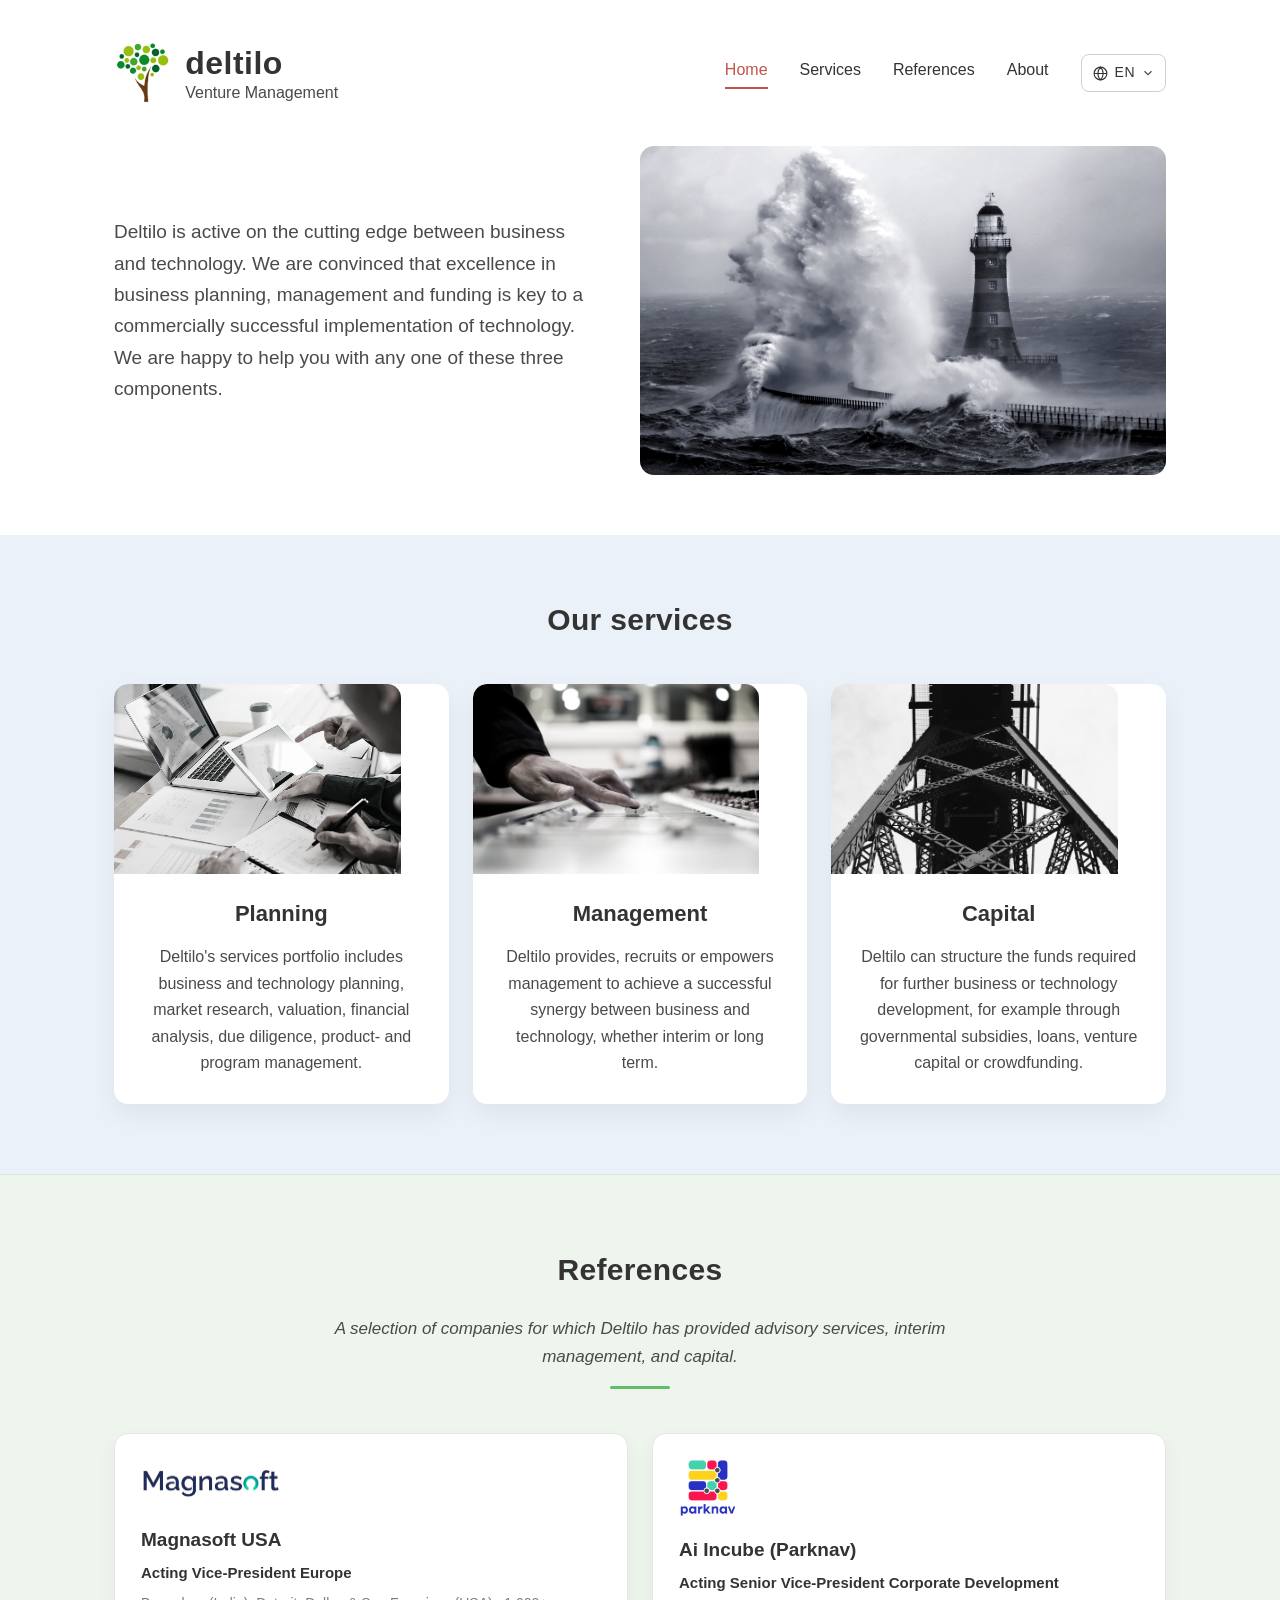
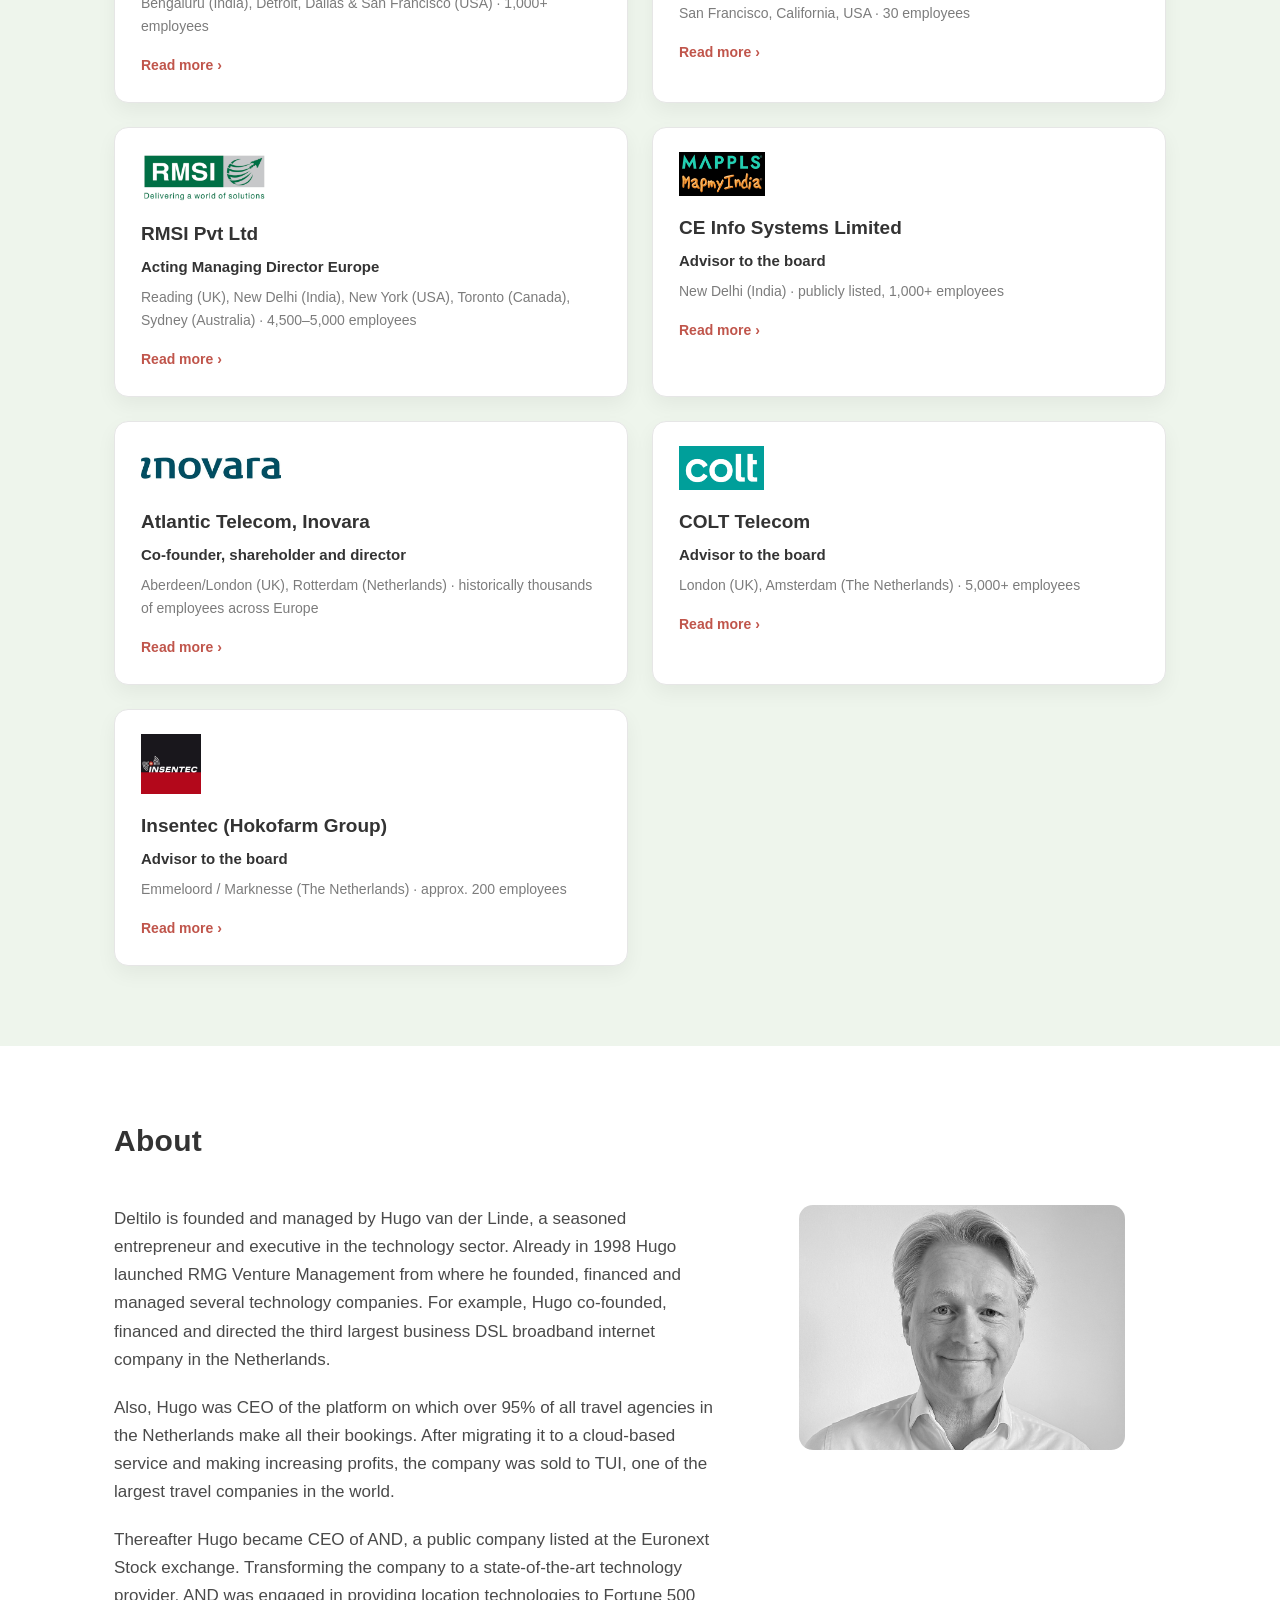
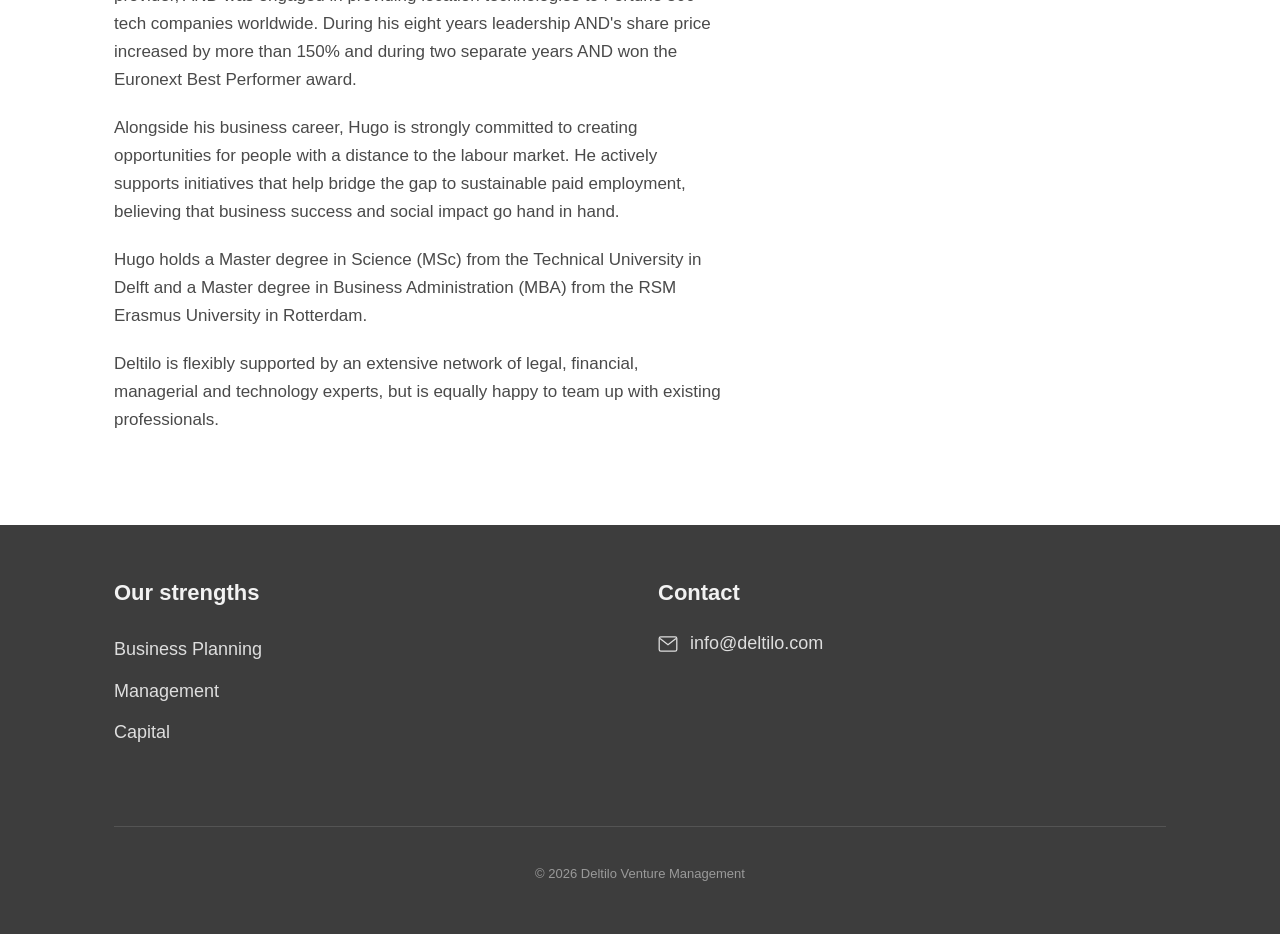
<file: index.html>
<!DOCTYPE html>
<html lang="en">
<head>
<meta charset="UTF-8">
<meta name="viewport" content="width=device-width, initial-scale=1.0">
<title>Deltilo | Venture Management</title>

<!-- Favicon (browser tab icon) -->
<link rel="icon" type="image/png" href="images/logo.png">

<!-- Icon + name used when saving the site to a mobile home screen -->
<link rel="apple-touch-icon" href="images/logo.png">
<meta name="apple-mobile-web-app-title" content="Deltilo">
<meta name="application-name" content="Deltilo">
<link rel="manifest" href="manifest.json">

<meta name="description" content="Deltilo Venture Management helps technology companies with business planning, management and capital.">
<link rel="canonical" href="https://deltilo.com/">
<link rel="alternate" hreflang="en" href="https://deltilo.com/">
<link rel="alternate" hreflang="nl" href="https://deltilo.com/nl/">
<link rel="alternate" hreflang="es" href="https://deltilo.com/es/">
<link rel="alternate" hreflang="x-default" href="https://deltilo.com/">

<link rel="stylesheet" href="styles.css">
</head>
<body>

<header>
  <div class="wrap">
    <div class="header-row">
      <div class="brand">
        <img src="images/logo.png" alt="Deltilo logo" class="logo-img">
        <div class="brand-text">
          <h1>deltilo</h1>
          <p>Venture Management</p>
        </div>
      </div>

      <nav>
        <a href="#home" class="active">Home</a>
        <a href="#services">Services</a>
        <a href="#references">References</a>
        <a href="#about">About</a>
      </nav>

      <div class="lang-switch" id="langSwitch">
        <button class="lang-btn" id="langBtn" type="button" aria-haspopup="true" aria-expanded="false" aria-controls="langMenu" aria-label="Language: English">
          <svg class="globe" viewBox="0 0 24 24" fill="none" stroke="currentColor" stroke-width="1.6" aria-hidden="true"><circle cx="12" cy="12" r="9"/><path d="M3 12h18M12 3c2.5 2.7 3.8 5.7 3.8 9s-1.3 6.3-3.8 9c-2.5-2.7-3.8-5.7-3.8-9S9.5 5.7 12 3z"/></svg><span>EN</span><svg class="chev" viewBox="0 0 24 24" fill="none" stroke="currentColor" stroke-width="2" aria-hidden="true"><path d="M6 9l6 6 6-6"/></svg>
        </button>
        <ul class="lang-menu" id="langMenu" aria-label="Language">
          <li><a href="./" hreflang="en" lang="en" class="current" aria-current="page"><span class="lang-code">EN</span>English<svg class="check" viewBox="0 0 24 24" fill="none" stroke="currentColor" stroke-width="2.2" aria-hidden="true"><path d="M5 12l5 5 9-10"/></svg></a></li>
          <li><a href="./nl/" hreflang="nl" lang="nl"><span class="lang-code">NL</span>Nederlands</a></li>
          <li><a href="./es/" hreflang="es" lang="es"><span class="lang-code">ES</span>Español</a></li>
        </ul>
      </div>

      <button class="menu-btn" id="menuBtn" aria-label="Open menu" aria-expanded="false">
        <svg viewBox="0 0 24 24" fill="none" stroke="currentColor" stroke-width="2"><line x1="3" y1="6" x2="21" y2="6"/><line x1="3" y1="12" x2="21" y2="12"/><line x1="3" y1="18" x2="21" y2="18"/></svg>
      </button>
    </div>

    <nav id="mobileNav">
      <a href="#home">Home</a>
      <a href="#services">Services</a>
      <a href="#references">References</a>
      <a href="#about">About</a>
    </nav>
  </div>
</header>

<section class="hero" id="home">
  <div class="wrap hero-grid">
    <p>Deltilo is active on the cutting edge between business and technology. We are convinced that excellence in business planning, management and funding is key to a commercially successful implementation of technology. We are happy to help you with any one of these three components.</p>
    <div class="hero-img">
      <img src="images/hero-lighthouse.jpg" alt="Lighthouse in stormy sea">
    </div>
  </div>
</section>

<section class="services" id="services">
  <div class="wrap">
    <h2>Our services</h2>
    <div class="card-grid">
      <div class="card">
        <img src="images/service-planning.jpg" alt="Business planning meeting">
        <h3>Planning</h3>
        <p>Deltilo's services portfolio includes business and technology planning, market research, valuation, financial analysis, due diligence, product- and program management.</p>
      </div>
      <div class="card">
        <img src="images/service-management.jpg" alt="Hand adjusting a mixing console">
        <h3>Management</h3>
        <p>Deltilo provides, recruits or empowers management to achieve a successful synergy between business and technology, whether interim or long term.</p>
      </div>
      <div class="card">
        <img src="images/service-capital.jpg" alt="View up through a steel bridge structure">
        <h3>Capital</h3>
        <p>Deltilo can structure the funds required for further business or technology development, for example through governmental subsidies, loans, venture capital or crowdfunding.</p>
      </div>
    </div>
  </div>
</section>

<section class="references" id="references">
  <div class="wrap">
    <h2>References</h2>
    <p class="references-intro">A selection of companies for which Deltilo has provided advisory services, interim management, and capital.</p>

    <div class="ref-grid">

      <div class="ref-card">
        <img src="images/references-magnasoft.jpg" alt="Magnasoft logo" class="ref-logo size-md">
        <h3>Magnasoft USA</h3>
        <p class="ref-role">Acting Vice-President Europe</p>
        <p class="ref-meta">Bengaluru (India), Detroit, Dallas &amp; San Francisco (USA) &middot; 1,000+ employees</p>
        <button class="ref-toggle">Read more &rsaquo;</button>
        <div class="ref-details">
          <p>Responsible for all existing and new European business. Set up a European office in The Hague, The Netherlands.</p>
          <p>Magnasoft is a global specialist in Geographic Information Systems (GIS), 3D mapping, Digital Twins, spatial data analytics, and CAD engineering. The company helps organizations across telecom, utilities, and government sectors digitally map and manage their physical assets.</p>
        </div>
      </div>

      <div class="ref-card">
        <img src="images/references-parknav.png" alt="Parknav logo" class="ref-logo size-lg">
        <h3>Ai Incube (Parknav)</h3>
        <p class="ref-role">Acting Senior Vice-President Corporate Development</p>
        <p class="ref-meta">San Francisco, California, USA &middot; 30 employees</p>
        <button class="ref-toggle">Read more &rsaquo;</button>
        <div class="ref-details">
          <p>Supported attracting new series of funding.</p>
          <p>Ai Incube is an advanced AI-powered platform for smart parking navigation and street-level data. By leveraging machine learning and predictive algorithms, the company provides real-time insights into street and garage parking availability across more than 1,000 cities.</p>
        </div>
      </div>

      <div class="ref-card">
        <img src="images/references-rmsi.png" alt="RMSI logo" class="ref-logo size-md">
        <h3>RMSI Pvt Ltd</h3>
        <p class="ref-role">Acting Managing Director Europe</p>
        <p class="ref-meta">Reading (UK), New Delhi (India), New York (USA), Toronto (Canada), Sydney (Australia) &middot; 4,500&ndash;5,000 employees</p>
        <button class="ref-toggle">Read more &rsaquo;</button>
        <div class="ref-details">
          <p>Responsible for all existing and new European business.</p>
          <p>RMSI is a global leader in geospatial intelligence, Geo-AI, digital twins, and geospatial software development. They serve leading global tech enterprises, governments, telecom operators, and utility providers worldwide.</p>
        </div>
      </div>

      <div class="ref-card">
        <img src="images/references-mappls.png" alt="Mappls logo" class="ref-logo">
        <h3>CE Info Systems Limited</h3>
        <p class="ref-role">Advisor to the board</p>
        <p class="ref-meta">New Delhi (India) &middot; publicly listed, 1,000+ employees</p>
        <button class="ref-toggle">Read more &rsaquo;</button>
        <div class="ref-details">
          <p>Consulting on market strategy for entering the European market.</p>
          <p>CE Info Systems is a publicly traded Indian technology leader (NSE: MAPMYINDIA) and the premier provider of digital maps, B2B/B2C navigation platforms (Mappls), and location-based IoT technologies in India.</p>
        </div>
      </div>

      <div class="ref-card">
        <img src="images/references-inovara.jpg" alt="Inovara logo" class="ref-logo">
        <h3>Atlantic Telecom, Inovara</h3>
        <p class="ref-role">Co-founder, shareholder and director</p>
        <p class="ref-meta">Aberdeen/London (UK), Rotterdam (Netherlands) &middot; historically thousands of employees across Europe</p>
        <button class="ref-toggle">Read more &rsaquo;</button>
        <div class="ref-details">
          <p>Atlantic Telecom was a publicly listed British telecommunications operator that rolled out extensive fiber and DSL networks across Europe around the turn of the century. Inovara B.V. acted as its Dutch operating entity, delivering broadband and data services to the enterprise market via unbundled local loop access (MDF-access).</p>
        </div>
      </div>

      <div class="ref-card">
        <img src="images/references-colt.png" alt="COLT Telecom logo" class="ref-logo">
        <h3>COLT Telecom</h3>
        <p class="ref-role">Advisor to the board</p>
        <p class="ref-meta">London (UK), Amsterdam (The Netherlands) &middot; 5,000+ employees</p>
        <button class="ref-toggle">Read more &rsaquo;</button>
        <div class="ref-details">
          <p>Managing the acquisition of the fiber network of Telecom Noord West N.V. by COLT Telecom.</p>
          <p>Colt is a major international telecommunications and digital infrastructure provider serving enterprise customers worldwide. Colt acquired the local fiber optic network from Amsterdam energy provider Energie Noord-West (Telecom Noord-West) to build one of the earliest high-capacity private fiber networks in Amsterdam.</p>
        </div>
      </div>

      <div class="ref-card">
        <img src="images/references-insentec.jpg" alt="Insentec logo" class="ref-logo size-lg">
        <h3>Insentec (Hokofarm Group)</h3>
        <p class="ref-role">Advisor to the board</p>
        <p class="ref-meta">Emmeloord / Marknesse (The Netherlands) &middot; approx. 200 employees</p>
        <button class="ref-toggle">Read more &rsaquo;</button>
        <div class="ref-details">
          <p>Organized substantial scale-up financing for Insentec.</p>
          <p>Insentec (part of the Hokofarm Group) is a Dutch pioneer and manufacturer of automated livestock farming solutions. They are globally recognized for smart feeding systems, milking robots, sensors, and animal identification systems for dairy and cattle farming.</p>
        </div>
      </div>

    </div>
  </div>
</section>

<section class="about" id="about">
  <div class="wrap about-grid">
    <h2 class="about-heading">About</h2>
    <div class="about-photo">
      <img src="images/about-hugo.jpg" alt="Portrait of Hugo van der Linde">
    </div>
    <div class="about-body">
      <p>Deltilo is founded and managed by Hugo van der Linde, a seasoned entrepreneur and executive in the technology sector. Already in 1998 Hugo launched RMG Venture Management from where he founded, financed and managed several technology companies. For example, Hugo co-founded, financed and directed the third largest business DSL broadband internet company in the Netherlands.</p>
      <p>Also, Hugo was CEO of the platform on which over 95% of all travel agencies in the Netherlands make all their bookings. After migrating it to a cloud-based service and making increasing profits, the company was sold to TUI, one of the largest travel companies in the world.</p>
      <p>Thereafter Hugo became CEO of AND, a public company listed at the Euronext Stock exchange. Transforming the company to a state-of-the-art technology provider, AND was engaged in providing location technologies to Fortune 500 tech companies worldwide. During his eight years leadership AND's share price increased by more than 150% and during two separate years AND won the Euronext Best Performer award.</p>
      <p>Alongside his business career, Hugo is strongly committed to creating opportunities for people with a distance to the labour market. He actively supports initiatives that help bridge the gap to sustainable paid employment, believing that business success and social impact go hand in hand.</p>
      <p>Hugo holds a Master degree in Science (MSc) from the Technical University in Delft and a Master degree in Business Administration (MBA) from the RSM Erasmus University in Rotterdam.</p>
      <p>Deltilo is flexibly supported by an extensive network of legal, financial, managerial and technology experts, but is equally happy to team up with existing professionals.</p>
    </div>
  </div>
</section>

<footer>
  <div class="wrap footer-grid">
    <div>
      <h3>Our strengths</h3>
      <ul>
        <li>Business Planning</li>
        <li>Management</li>
        <li>Capital</li>
      </ul>
    </div>
    <div>
      <h3>Contact</h3>
      <div class="contact-line">
        <svg viewBox="0 0 24 20" fill="none" stroke="currentColor" stroke-width="1.6"><rect x="1" y="1" width="22" height="18" rx="2"/><path d="M2 3l10 8 10-8"/></svg>
        <a href="mailto:info@deltilo.com">info@deltilo.com</a>
      </div>
    </div>
    <div class="bottom-bar" style="grid-column: 1 / -1;">
      &copy; <span id="year"></span> Deltilo Venture Management
    </div>
  </div>
</footer>

<script src="script.js"></script>

<!-- Cloudflare Web Analytics -->
<script type='module' src='https://static.cloudflareinsights.com/beacon.min.js' data-cf-beacon='{"token": "3a8c52a26e21444a875093f3cb45b53e"}'></script>
<!-- End Cloudflare Web Analytics -->

</body>
</html>
</file>
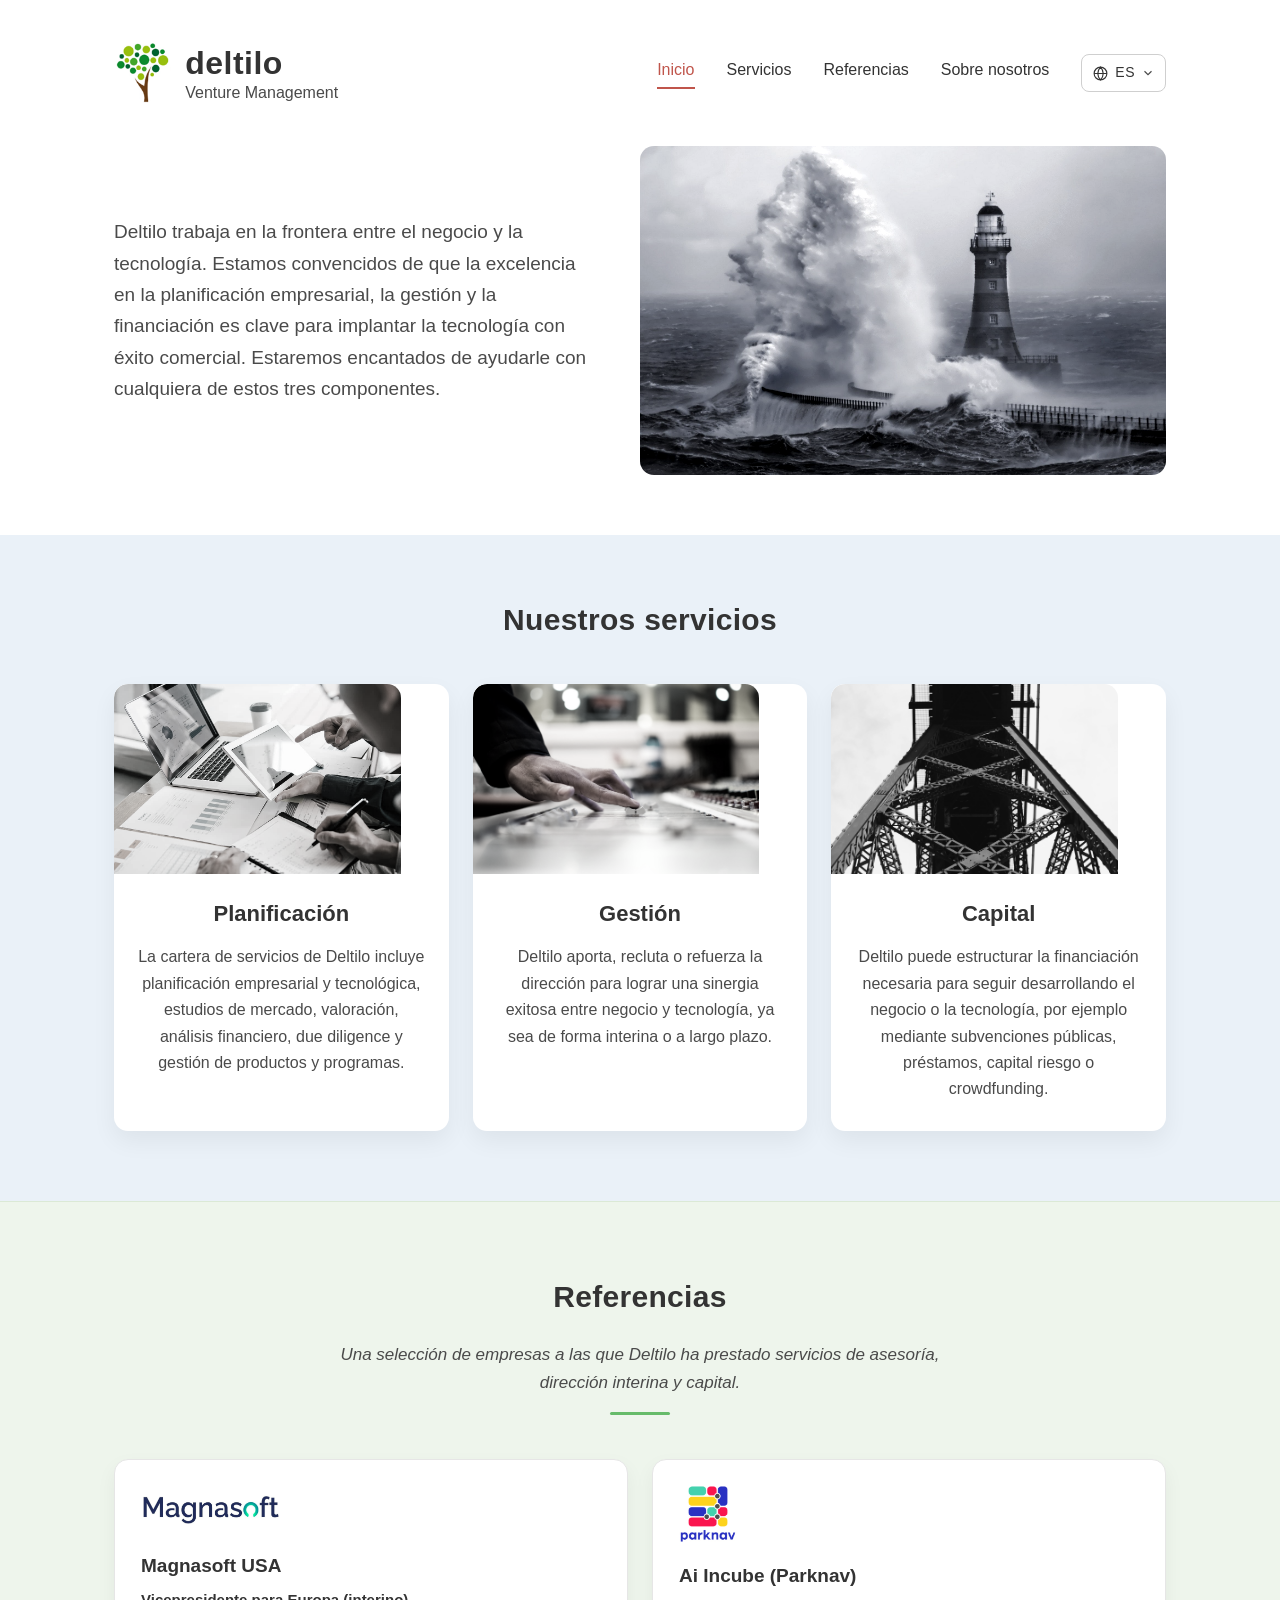
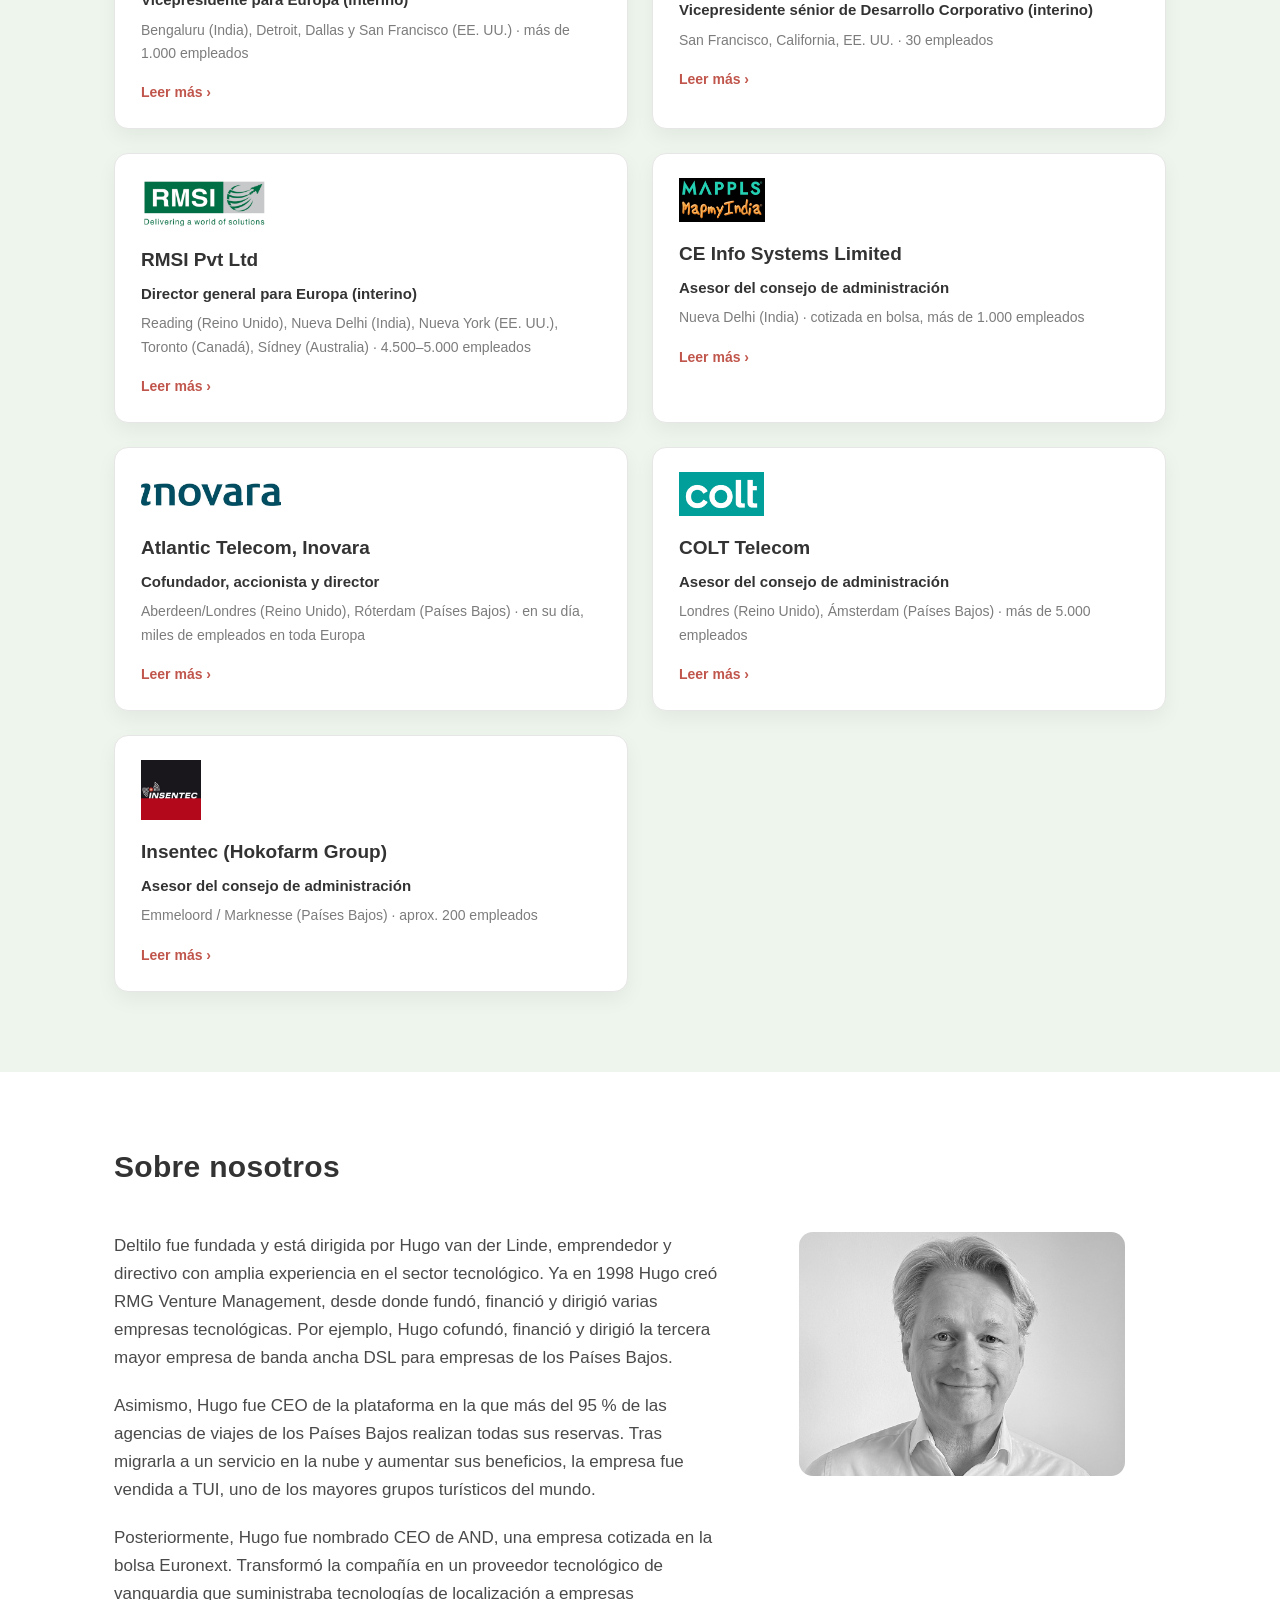
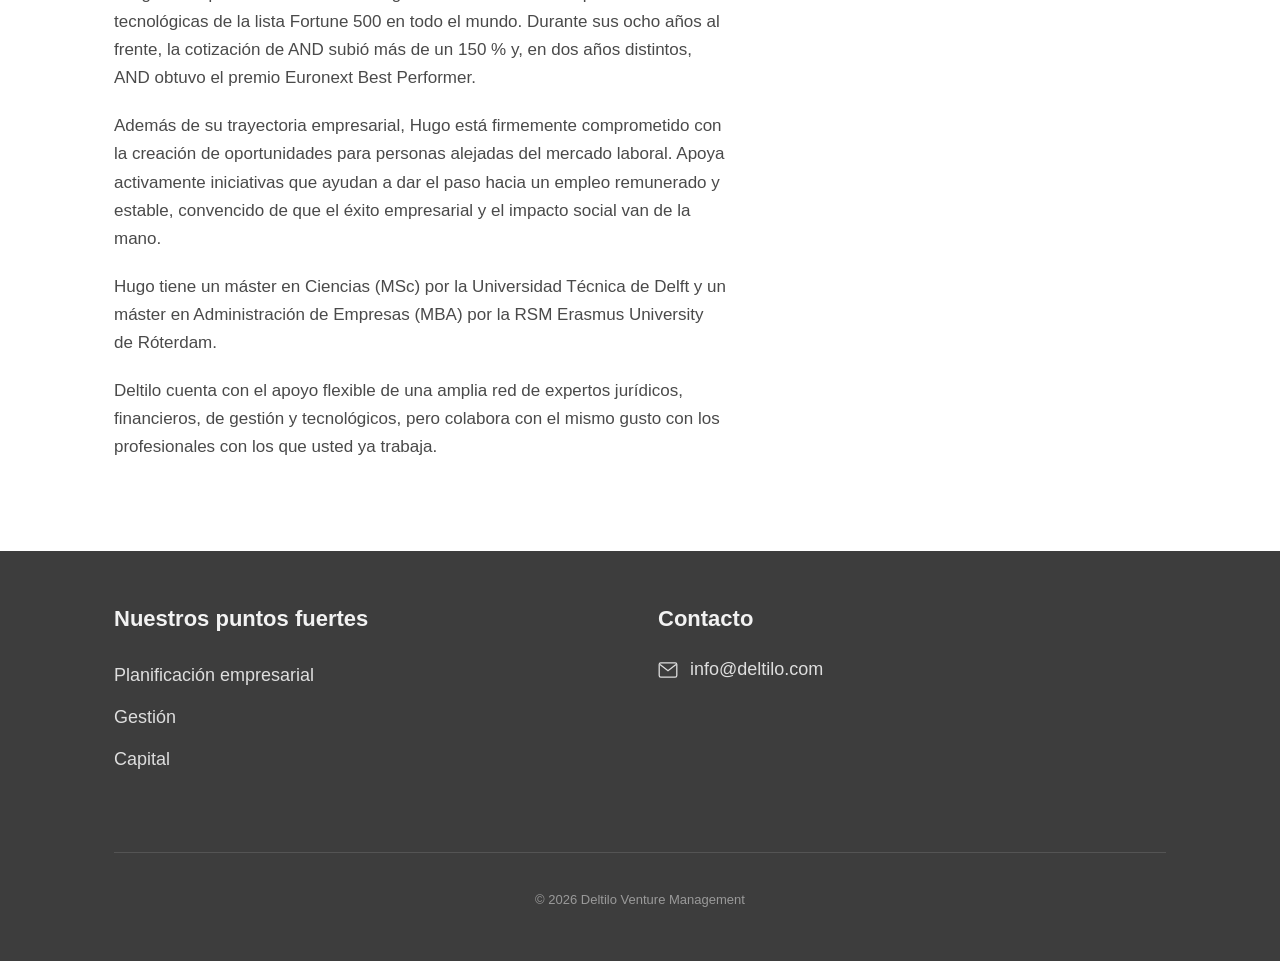
<file: es/index.html>
<!DOCTYPE html>
<html lang="es">
<head>
<meta charset="UTF-8">
<meta name="viewport" content="width=device-width, initial-scale=1.0">
<title>Deltilo | Venture Management</title>

<!-- Favicon (browser tab icon) -->
<link rel="icon" type="image/png" href="../images/logo.png">

<!-- Icon + name used when saving the site to a mobile home screen -->
<link rel="apple-touch-icon" href="../images/logo.png">
<meta name="apple-mobile-web-app-title" content="Deltilo">
<meta name="application-name" content="Deltilo">
<link rel="manifest" href="../manifest.json">

<meta name="description" content="Deltilo Venture Management ayuda a empresas tecnológicas con planificación empresarial, gestión y capital.">
<link rel="canonical" href="https://deltilo.com/es/">
<link rel="alternate" hreflang="en" href="https://deltilo.com/">
<link rel="alternate" hreflang="nl" href="https://deltilo.com/nl/">
<link rel="alternate" hreflang="es" href="https://deltilo.com/es/">
<link rel="alternate" hreflang="x-default" href="https://deltilo.com/">

<link rel="stylesheet" href="../styles.css">
</head>
<body>

<header>
  <div class="wrap">
    <div class="header-row">
      <div class="brand">
        <img src="../images/logo.png" alt="Deltilo logo" class="logo-img">
        <div class="brand-text">
          <h1>deltilo</h1>
          <p>Venture Management</p>
        </div>
      </div>

      <nav>
        <a href="#home" class="active">Inicio</a>
        <a href="#services">Servicios</a>
        <a href="#references">Referencias</a>
        <a href="#about">Sobre nosotros</a>
      </nav>

      <div class="lang-switch" id="langSwitch">
        <button class="lang-btn" id="langBtn" type="button" aria-haspopup="true" aria-expanded="false" aria-controls="langMenu" aria-label="Idioma: Español">
          <svg class="globe" viewBox="0 0 24 24" fill="none" stroke="currentColor" stroke-width="1.6" aria-hidden="true"><circle cx="12" cy="12" r="9"/><path d="M3 12h18M12 3c2.5 2.7 3.8 5.7 3.8 9s-1.3 6.3-3.8 9c-2.5-2.7-3.8-5.7-3.8-9S9.5 5.7 12 3z"/></svg><span>ES</span><svg class="chev" viewBox="0 0 24 24" fill="none" stroke="currentColor" stroke-width="2" aria-hidden="true"><path d="M6 9l6 6 6-6"/></svg>
        </button>
        <ul class="lang-menu" id="langMenu" aria-label="Idioma">
          <li><a href="../" hreflang="en" lang="en"><span class="lang-code">EN</span>English</a></li>
          <li><a href="../nl/" hreflang="nl" lang="nl"><span class="lang-code">NL</span>Nederlands</a></li>
          <li><a href="../es/" hreflang="es" lang="es" class="current" aria-current="page"><span class="lang-code">ES</span>Español<svg class="check" viewBox="0 0 24 24" fill="none" stroke="currentColor" stroke-width="2.2" aria-hidden="true"><path d="M5 12l5 5 9-10"/></svg></a></li>
        </ul>
      </div>

      <button class="menu-btn" id="menuBtn" aria-label="Abrir menú" aria-expanded="false">
        <svg viewBox="0 0 24 24" fill="none" stroke="currentColor" stroke-width="2"><line x1="3" y1="6" x2="21" y2="6"/><line x1="3" y1="12" x2="21" y2="12"/><line x1="3" y1="18" x2="21" y2="18"/></svg>
      </button>
    </div>

    <nav id="mobileNav">
      <a href="#home">Inicio</a>
      <a href="#services">Servicios</a>
      <a href="#references">Referencias</a>
      <a href="#about">Sobre nosotros</a>
    </nav>
  </div>
</header>

<section class="hero" id="home">
  <div class="wrap hero-grid">
    <p>Deltilo trabaja en la frontera entre el negocio y la tecnología. Estamos convencidos de que la excelencia en la planificación empresarial, la gestión y la financiación es clave para implantar la tecnología con éxito comercial. Estaremos encantados de ayudarle con cualquiera de estos tres componentes.</p>
    <div class="hero-img">
      <img src="../images/hero-lighthouse.jpg" alt="Faro en un mar tempestuoso">
    </div>
  </div>
</section>

<section class="services" id="services">
  <div class="wrap">
    <h2>Nuestros servicios</h2>
    <div class="card-grid">
      <div class="card">
        <img src="../images/service-planning.jpg" alt="Reunión de planificación empresarial">
        <h3>Planificación</h3>
        <p>La cartera de servicios de Deltilo incluye planificación empresarial y tecnológica, estudios de mercado, valoración, análisis financiero, due diligence y gestión de productos y programas.</p>
      </div>
      <div class="card">
        <img src="../images/service-management.jpg" alt="Mano ajustando una mesa de mezclas">
        <h3>Gestión</h3>
        <p>Deltilo aporta, recluta o refuerza la dirección para lograr una sinergia exitosa entre negocio y tecnología, ya sea de forma interina o a largo plazo.</p>
      </div>
      <div class="card">
        <img src="../images/service-capital.jpg" alt="Vista hacia arriba a través de la estructura de un puente de acero">
        <h3>Capital</h3>
        <p>Deltilo puede estructurar la financiación necesaria para seguir desarrollando el negocio o la tecnología, por ejemplo mediante subvenciones públicas, préstamos, capital riesgo o crowdfunding.</p>
      </div>
    </div>
  </div>
</section>

<section class="references" id="references">
  <div class="wrap">
    <h2>Referencias</h2>
    <p class="references-intro">Una selección de empresas a las que Deltilo ha prestado servicios de asesoría, dirección interina y capital.</p>

    <div class="ref-grid">

      <div class="ref-card">
        <img src="../images/references-magnasoft.jpg" alt="Magnasoft logo" class="ref-logo size-md">
        <h3>Magnasoft USA</h3>
        <p class="ref-role">Vicepresidente para Europa (interino)</p>
        <p class="ref-meta">Bengaluru (India), Detroit, Dallas y San Francisco (EE.&nbsp;UU.) &middot; más de 1.000 empleados</p>
        <button class="ref-toggle">Leer más &rsaquo;</button>
        <div class="ref-details">
          <p>Responsable de todo el negocio europeo, existente y nuevo. Apertura de una oficina europea en La Haya (Países Bajos).</p>
          <p>Magnasoft es un especialista global en sistemas de información geográfica (SIG), cartografía 3D, gemelos digitales, analítica de datos espaciales e ingeniería CAD. La empresa ayuda a organizaciones de los sectores de telecomunicaciones, servicios públicos y administración pública a cartografiar y gestionar digitalmente sus activos físicos.</p>
        </div>
      </div>

      <div class="ref-card">
        <img src="../images/references-parknav.png" alt="Parknav logo" class="ref-logo size-lg">
        <h3>Ai Incube (Parknav)</h3>
        <p class="ref-role">Vicepresidente sénior de Desarrollo Corporativo (interino)</p>
        <p class="ref-meta">San Francisco, California, EE.&nbsp;UU. &middot; 30 empleados</p>
        <button class="ref-toggle">Leer más &rsaquo;</button>
        <div class="ref-details">
          <p>Apoyo en la captación de nuevas rondas de financiación.</p>
          <p>Ai Incube es una plataforma avanzada basada en IA para la navegación inteligente hacia aparcamientos y para datos a pie de calle. Mediante aprendizaje automático y algoritmos predictivos, la empresa ofrece información en tiempo real sobre la disponibilidad de aparcamiento en la calle y en garajes en más de 1.000 ciudades.</p>
        </div>
      </div>

      <div class="ref-card">
        <img src="../images/references-rmsi.png" alt="RMSI logo" class="ref-logo size-md">
        <h3>RMSI Pvt Ltd</h3>
        <p class="ref-role">Director general para Europa (interino)</p>
        <p class="ref-meta">Reading (Reino Unido), Nueva Delhi (India), Nueva York (EE.&nbsp;UU.), Toronto (Canadá), Sídney (Australia) &middot; 4.500&ndash;5.000 empleados</p>
        <button class="ref-toggle">Leer más &rsaquo;</button>
        <div class="ref-details">
          <p>Responsable de todo el negocio europeo, existente y nuevo.</p>
          <p>RMSI es un líder mundial en inteligencia geoespacial, Geo-IA, gemelos digitales y desarrollo de software geoespacial. Presta servicio a grandes empresas tecnológicas, gobiernos, operadores de telecomunicaciones y compañías de servicios públicos de todo el mundo.</p>
        </div>
      </div>

      <div class="ref-card">
        <img src="../images/references-mappls.png" alt="Mappls logo" class="ref-logo">
        <h3>CE Info Systems Limited</h3>
        <p class="ref-role">Asesor del consejo de administración</p>
        <p class="ref-meta">Nueva Delhi (India) &middot; cotizada en bolsa, más de 1.000 empleados</p>
        <button class="ref-toggle">Leer más &rsaquo;</button>
        <div class="ref-details">
          <p>Asesoramiento sobre la estrategia de entrada en el mercado europeo.</p>
          <p>CE Info Systems es un líder tecnológico indio que cotiza en bolsa (NSE: MAPMYINDIA) y el principal proveedor de mapas digitales, plataformas de navegación B2B/B2C (Mappls) y tecnologías IoT basadas en la ubicación en la India.</p>
        </div>
      </div>

      <div class="ref-card">
        <img src="../images/references-inovara.jpg" alt="Inovara logo" class="ref-logo">
        <h3>Atlantic Telecom, Inovara</h3>
        <p class="ref-role">Cofundador, accionista y director</p>
        <p class="ref-meta">Aberdeen/Londres (Reino Unido), Róterdam (Países Bajos) &middot; en su día, miles de empleados en toda Europa</p>
        <button class="ref-toggle">Leer más &rsaquo;</button>
        <div class="ref-details">
          <p>Atlantic Telecom fue un operador de telecomunicaciones británico cotizado en bolsa que, en torno al cambio de siglo, desplegó amplias redes de fibra y DSL por toda Europa. Inovara B.V. era su filial operativa en los Países Bajos y prestaba servicios de banda ancha y datos al mercado empresarial mediante acceso desagregado al bucle local (MDF-access).</p>
        </div>
      </div>

      <div class="ref-card">
        <img src="../images/references-colt.png" alt="COLT Telecom logo" class="ref-logo">
        <h3>COLT Telecom</h3>
        <p class="ref-role">Asesor del consejo de administración</p>
        <p class="ref-meta">Londres (Reino Unido), Ámsterdam (Países Bajos) &middot; más de 5.000 empleados</p>
        <button class="ref-toggle">Leer más &rsaquo;</button>
        <div class="ref-details">
          <p>Dirección de la adquisición de la red de fibra de Telecom Noord West N.V. por parte de COLT Telecom.</p>
          <p>Colt es un importante proveedor internacional de telecomunicaciones e infraestructura digital que presta servicio a clientes empresariales de todo el mundo. Colt adquirió la red local de fibra óptica de la empresa energética de Ámsterdam Energie Noord-West (Telecom Noord-West) para construir una de las primeras redes privadas de fibra de alta capacidad de la ciudad.</p>
        </div>
      </div>

      <div class="ref-card">
        <img src="../images/references-insentec.jpg" alt="Insentec logo" class="ref-logo size-lg">
        <h3>Insentec (Hokofarm Group)</h3>
        <p class="ref-role">Asesor del consejo de administración</p>
        <p class="ref-meta">Emmeloord / Marknesse (Países Bajos) &middot; aprox. 200 empleados</p>
        <button class="ref-toggle">Leer más &rsaquo;</button>
        <div class="ref-details">
          <p>Organización de una importante financiación de crecimiento (scale-up) para Insentec.</p>
          <p>Insentec (parte del Hokofarm Group) es una empresa neerlandesa pionera en el diseño y la fabricación de soluciones automatizadas para la ganadería. Es reconocida mundialmente por sus sistemas de alimentación inteligentes, robots de ordeño, sensores y sistemas de identificación animal para ganado lechero y vacuno.</p>
        </div>
      </div>

    </div>
  </div>
</section>

<section class="about" id="about">
  <div class="wrap about-grid">
    <h2 class="about-heading">Sobre nosotros</h2>
    <div class="about-photo">
      <img src="../images/about-hugo.jpg" alt="Retrato de Hugo van der Linde">
    </div>
    <div class="about-body">
      <p>Deltilo fue fundada y está dirigida por Hugo van der Linde, emprendedor y directivo con amplia experiencia en el sector tecnológico. Ya en 1998 Hugo creó RMG Venture Management, desde donde fundó, financió y dirigió varias empresas tecnológicas. Por ejemplo, Hugo cofundó, financió y dirigió la tercera mayor empresa de banda ancha DSL para empresas de los Países Bajos.</p>
      <p>Asimismo, Hugo fue CEO de la plataforma en la que más del 95&nbsp;% de las agencias de viajes de los Países Bajos realizan todas sus reservas. Tras migrarla a un servicio en la nube y aumentar sus beneficios, la empresa fue vendida a TUI, uno de los mayores grupos turísticos del mundo.</p>
      <p>Posteriormente, Hugo fue nombrado CEO de AND, una empresa cotizada en la bolsa Euronext. Transformó la compañía en un proveedor tecnológico de vanguardia que suministraba tecnologías de localización a empresas tecnológicas de la lista Fortune 500 en todo el mundo. Durante sus ocho años al frente, la cotización de AND subió más de un 150&nbsp;% y, en dos años distintos, AND obtuvo el premio Euronext Best Performer.</p>
      <p>Además de su trayectoria empresarial, Hugo está firmemente comprometido con la creación de oportunidades para personas alejadas del mercado laboral. Apoya activamente iniciativas que ayudan a dar el paso hacia un empleo remunerado y estable, convencido de que el éxito empresarial y el impacto social van de la mano.</p>
      <p>Hugo tiene un máster en Ciencias (MSc) por la Universidad Técnica de Delft y un máster en Administración de Empresas (MBA) por la RSM Erasmus University de Róterdam.</p>
      <p>Deltilo cuenta con el apoyo flexible de una amplia red de expertos jurídicos, financieros, de gestión y tecnológicos, pero colabora con el mismo gusto con los profesionales con los que usted ya trabaja.</p>
    </div>
  </div>
</section>

<footer>
  <div class="wrap footer-grid">
    <div>
      <h3>Nuestros puntos fuertes</h3>
      <ul>
        <li>Planificación empresarial</li>
        <li>Gestión</li>
        <li>Capital</li>
      </ul>
    </div>
    <div>
      <h3>Contacto</h3>
      <div class="contact-line">
        <svg viewBox="0 0 24 20" fill="none" stroke="currentColor" stroke-width="1.6"><rect x="1" y="1" width="22" height="18" rx="2"/><path d="M2 3l10 8 10-8"/></svg>
        <a href="mailto:info@deltilo.com">info@deltilo.com</a>
      </div>
    </div>
    <div class="bottom-bar" style="grid-column: 1 / -1;">
      &copy; <span id="year"></span> Deltilo Venture Management
    </div>
  </div>
</footer>

<script src="../script.js"></script>

<!-- Cloudflare Web Analytics -->
<script type='module' src='https://static.cloudflareinsights.com/beacon.min.js' data-cf-beacon='{"token": "3a8c52a26e21444a875093f3cb45b53e"}'></script>
<!-- End Cloudflare Web Analytics -->

</body>
</html>
</file>
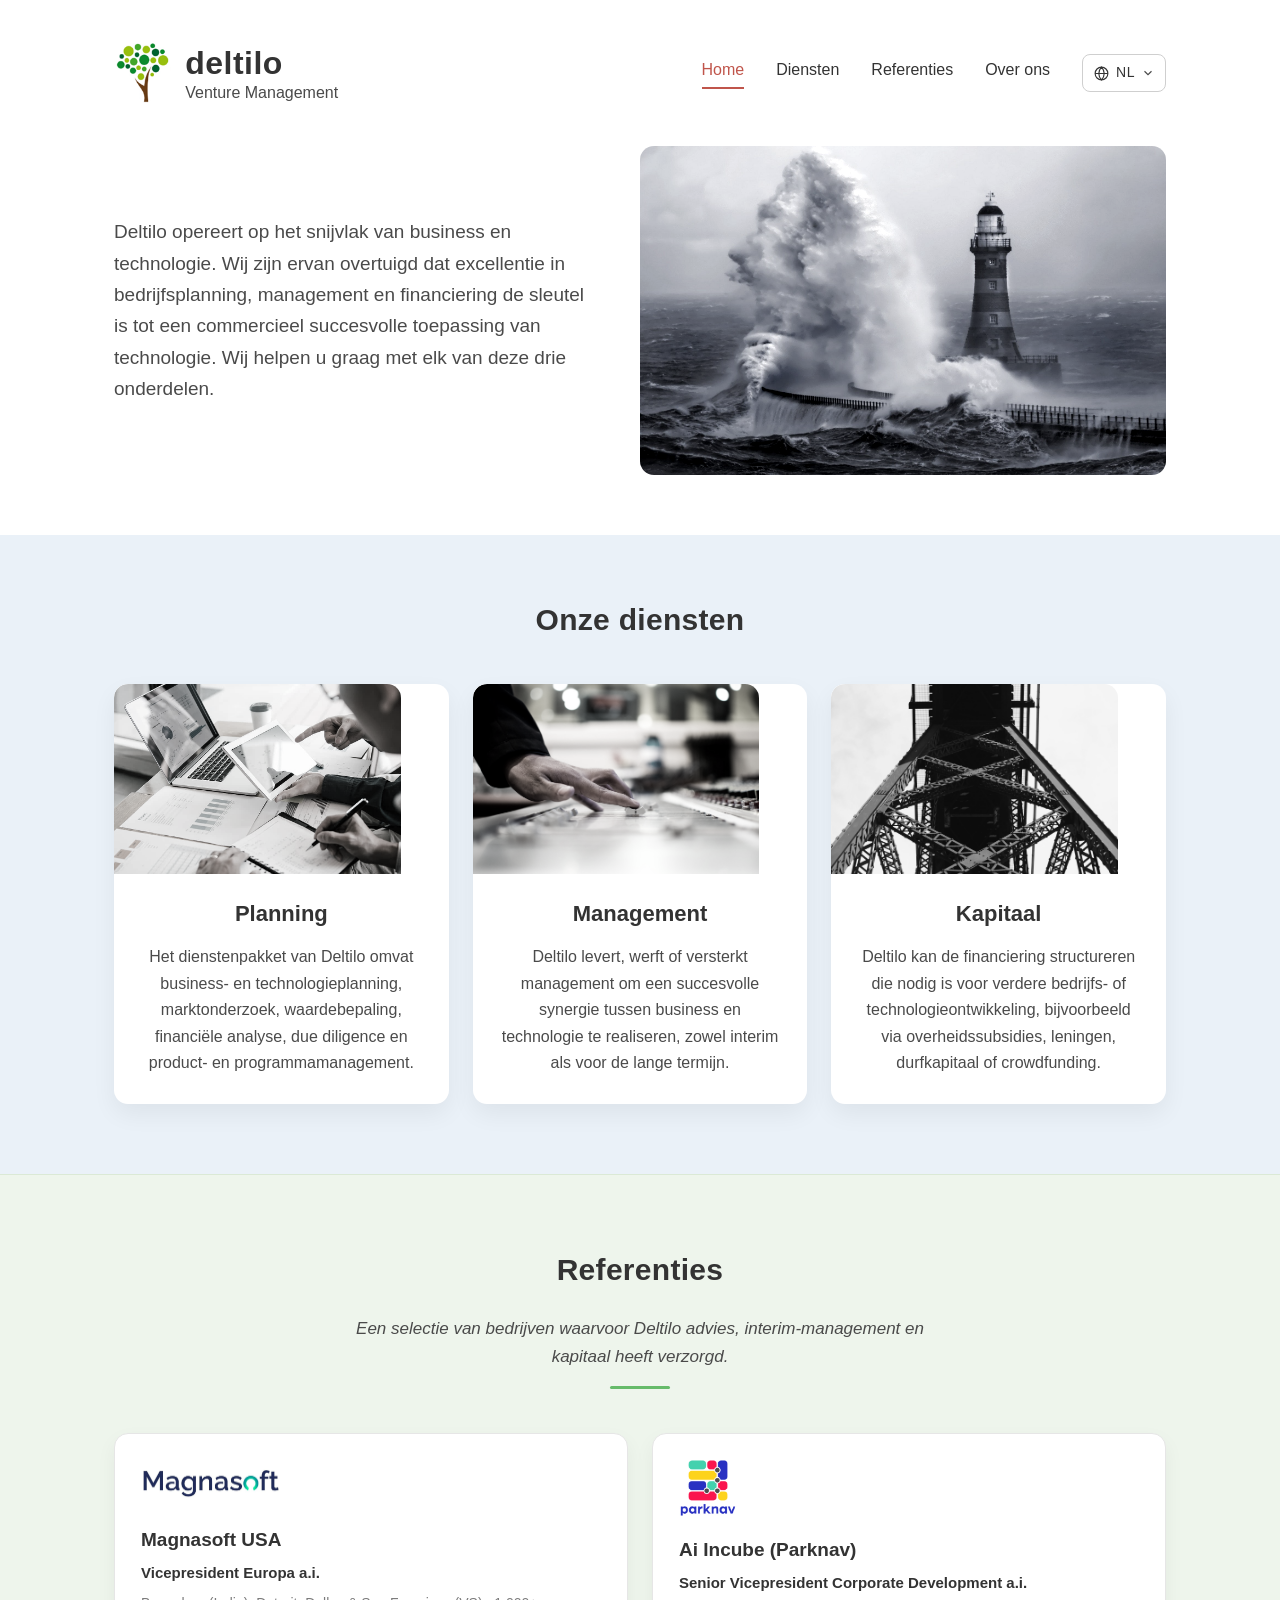
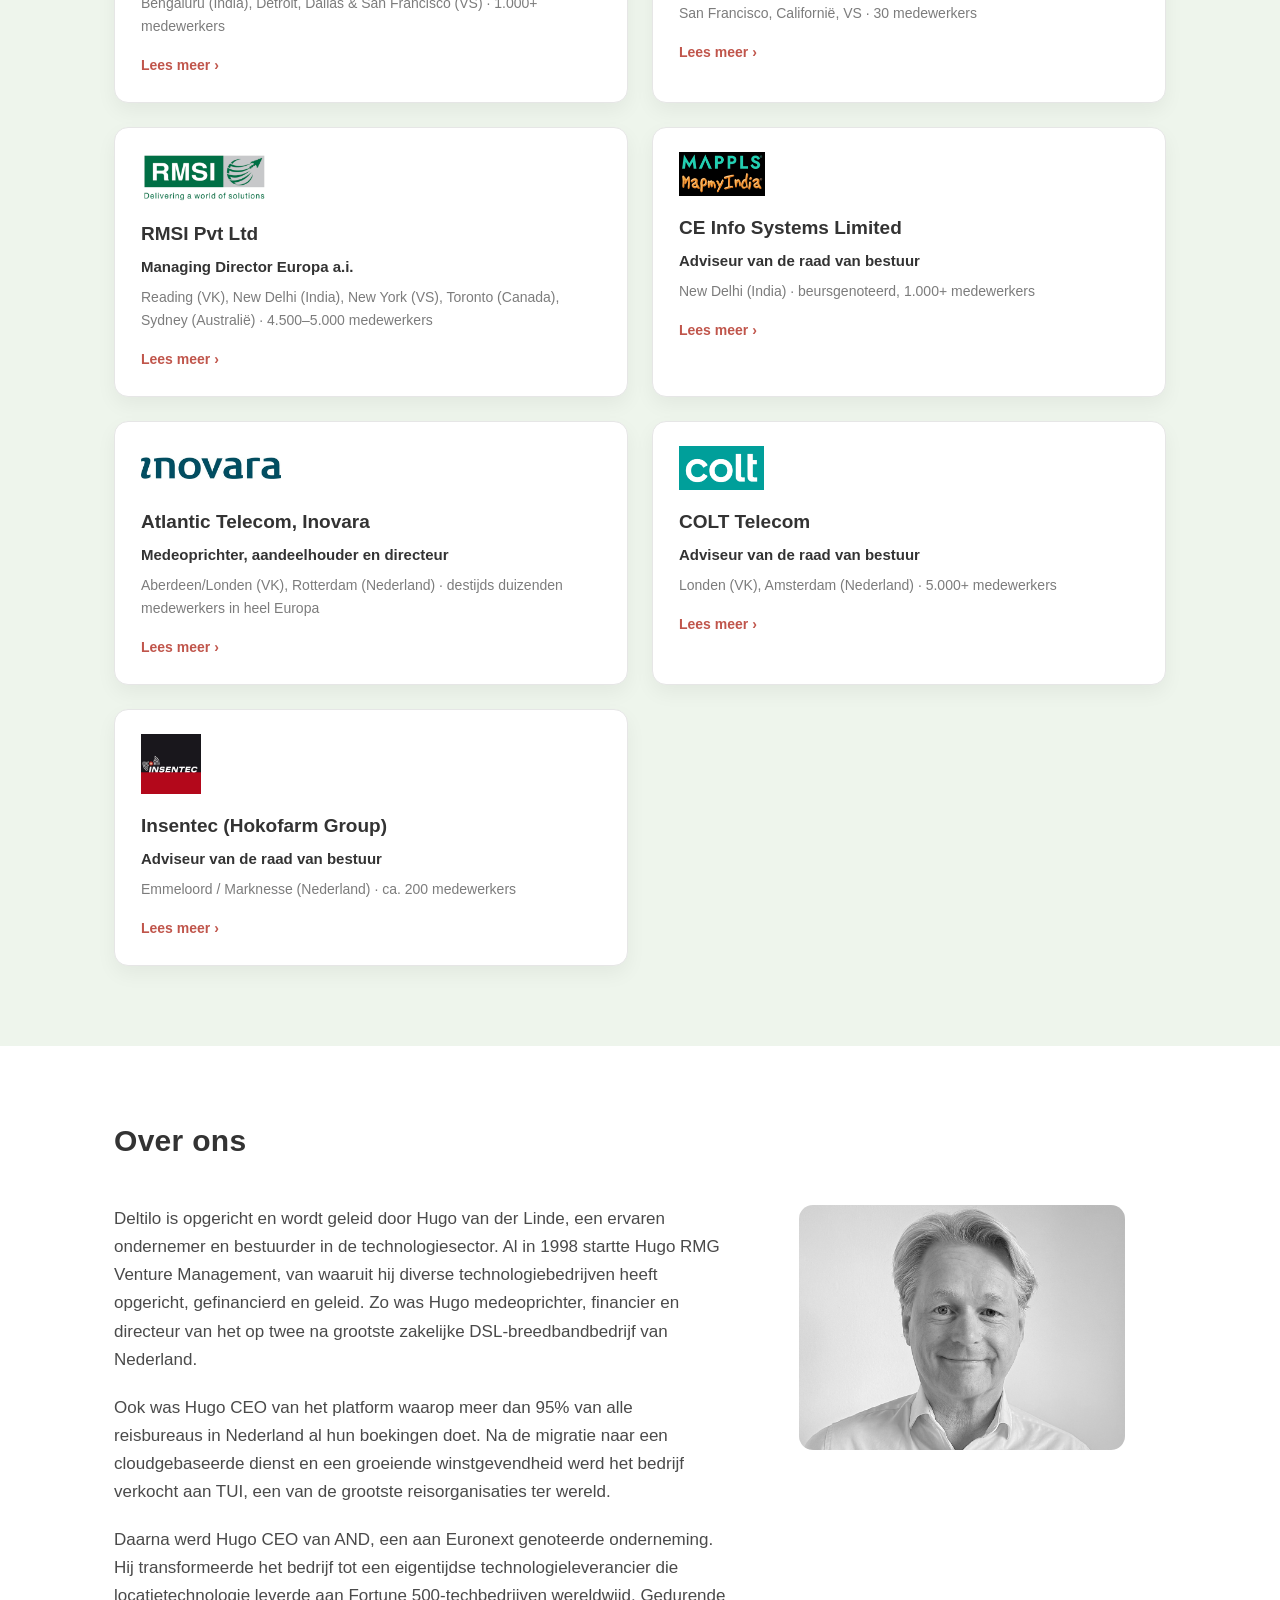
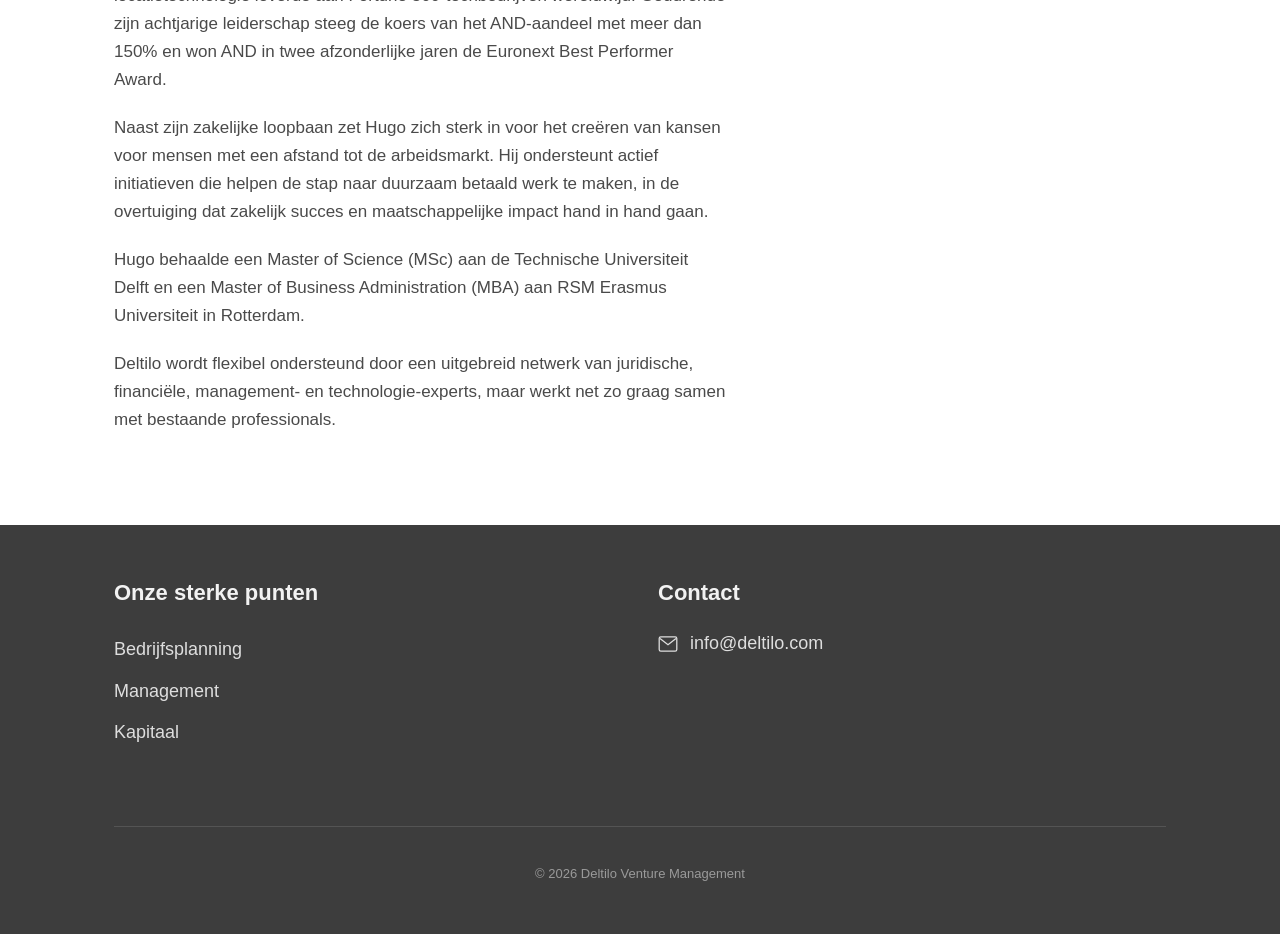
<file: nl/index.html>
<!DOCTYPE html>
<html lang="nl">
<head>
<meta charset="UTF-8">
<meta name="viewport" content="width=device-width, initial-scale=1.0">
<title>Deltilo | Venture Management</title>

<!-- Favicon (browser tab icon) -->
<link rel="icon" type="image/png" href="../images/logo.png">

<!-- Icon + name used when saving the site to a mobile home screen -->
<link rel="apple-touch-icon" href="../images/logo.png">
<meta name="apple-mobile-web-app-title" content="Deltilo">
<meta name="application-name" content="Deltilo">
<link rel="manifest" href="../manifest.json">

<meta name="description" content="Deltilo Venture Management helpt technologiebedrijven met bedrijfsplanning, management en kapitaal.">
<link rel="canonical" href="https://deltilo.com/nl/">
<link rel="alternate" hreflang="en" href="https://deltilo.com/">
<link rel="alternate" hreflang="nl" href="https://deltilo.com/nl/">
<link rel="alternate" hreflang="es" href="https://deltilo.com/es/">
<link rel="alternate" hreflang="x-default" href="https://deltilo.com/">

<link rel="stylesheet" href="../styles.css">
</head>
<body>

<header>
  <div class="wrap">
    <div class="header-row">
      <div class="brand">
        <img src="../images/logo.png" alt="Deltilo logo" class="logo-img">
        <div class="brand-text">
          <h1>deltilo</h1>
          <p>Venture Management</p>
        </div>
      </div>

      <nav>
        <a href="#home" class="active">Home</a>
        <a href="#services">Diensten</a>
        <a href="#references">Referenties</a>
        <a href="#about">Over ons</a>
      </nav>

      <div class="lang-switch" id="langSwitch">
        <button class="lang-btn" id="langBtn" type="button" aria-haspopup="true" aria-expanded="false" aria-controls="langMenu" aria-label="Taal: Nederlands">
          <svg class="globe" viewBox="0 0 24 24" fill="none" stroke="currentColor" stroke-width="1.6" aria-hidden="true"><circle cx="12" cy="12" r="9"/><path d="M3 12h18M12 3c2.5 2.7 3.8 5.7 3.8 9s-1.3 6.3-3.8 9c-2.5-2.7-3.8-5.7-3.8-9S9.5 5.7 12 3z"/></svg><span>NL</span><svg class="chev" viewBox="0 0 24 24" fill="none" stroke="currentColor" stroke-width="2" aria-hidden="true"><path d="M6 9l6 6 6-6"/></svg>
        </button>
        <ul class="lang-menu" id="langMenu" aria-label="Taal">
          <li><a href="../" hreflang="en" lang="en"><span class="lang-code">EN</span>English</a></li>
          <li><a href="../nl/" hreflang="nl" lang="nl" class="current" aria-current="page"><span class="lang-code">NL</span>Nederlands<svg class="check" viewBox="0 0 24 24" fill="none" stroke="currentColor" stroke-width="2.2" aria-hidden="true"><path d="M5 12l5 5 9-10"/></svg></a></li>
          <li><a href="../es/" hreflang="es" lang="es"><span class="lang-code">ES</span>Español</a></li>
        </ul>
      </div>

      <button class="menu-btn" id="menuBtn" aria-label="Menu openen" aria-expanded="false">
        <svg viewBox="0 0 24 24" fill="none" stroke="currentColor" stroke-width="2"><line x1="3" y1="6" x2="21" y2="6"/><line x1="3" y1="12" x2="21" y2="12"/><line x1="3" y1="18" x2="21" y2="18"/></svg>
      </button>
    </div>

    <nav id="mobileNav">
      <a href="#home">Home</a>
      <a href="#services">Diensten</a>
      <a href="#references">Referenties</a>
      <a href="#about">Over ons</a>
    </nav>
  </div>
</header>

<section class="hero" id="home">
  <div class="wrap hero-grid">
    <p>Deltilo opereert op het snijvlak van business en technologie. Wij zijn ervan overtuigd dat excellentie in bedrijfsplanning, management en financiering de sleutel is tot een commercieel succesvolle toepassing van technologie. Wij helpen u graag met elk van deze drie onderdelen.</p>
    <div class="hero-img">
      <img src="../images/hero-lighthouse.jpg" alt="Vuurtoren in een stormachtige zee">
    </div>
  </div>
</section>

<section class="services" id="services">
  <div class="wrap">
    <h2>Onze diensten</h2>
    <div class="card-grid">
      <div class="card">
        <img src="../images/service-planning.jpg" alt="Overleg over bedrijfsplanning">
        <h3>Planning</h3>
        <p>Het dienstenpakket van Deltilo omvat business- en technologieplanning, marktonderzoek, waardebepaling, financiële analyse, due diligence en product- en programmamanagement.</p>
      </div>
      <div class="card">
        <img src="../images/service-management.jpg" alt="Hand die een mengpaneel bedient">
        <h3>Management</h3>
        <p>Deltilo levert, werft of versterkt management om een succesvolle synergie tussen business en technologie te realiseren, zowel interim als voor de lange termijn.</p>
      </div>
      <div class="card">
        <img src="../images/service-capital.jpg" alt="Blik omhoog door een stalen brugconstructie">
        <h3>Kapitaal</h3>
        <p>Deltilo kan de financiering structureren die nodig is voor verdere bedrijfs- of technologieontwikkeling, bijvoorbeeld via overheidssubsidies, leningen, durfkapitaal of crowdfunding.</p>
      </div>
    </div>
  </div>
</section>

<section class="references" id="references">
  <div class="wrap">
    <h2>Referenties</h2>
    <p class="references-intro">Een selectie van bedrijven waarvoor Deltilo advies, interim-management en kapitaal heeft verzorgd.</p>

    <div class="ref-grid">

      <div class="ref-card">
        <img src="../images/references-magnasoft.jpg" alt="Magnasoft logo" class="ref-logo size-md">
        <h3>Magnasoft USA</h3>
        <p class="ref-role">Vicepresident Europa a.i.</p>
        <p class="ref-meta">Bengaluru (India), Detroit, Dallas &amp; San Francisco (VS) &middot; 1.000+ medewerkers</p>
        <button class="ref-toggle">Lees meer &rsaquo;</button>
        <div class="ref-details">
          <p>Verantwoordelijk voor alle bestaande en nieuwe Europese business. Opzet van een Europees kantoor in Den Haag.</p>
          <p>Magnasoft is een wereldwijde specialist in geografische informatiesystemen (GIS), 3D-mapping, digital twins, ruimtelijke data-analyse en CAD-engineering. Het bedrijf helpt organisaties in de telecom, de nutssector en de overheid om hun fysieke assets digitaal in kaart te brengen en te beheren.</p>
        </div>
      </div>

      <div class="ref-card">
        <img src="../images/references-parknav.png" alt="Parknav logo" class="ref-logo size-lg">
        <h3>Ai Incube (Parknav)</h3>
        <p class="ref-role">Senior Vicepresident Corporate Development a.i.</p>
        <p class="ref-meta">San Francisco, Californië, VS &middot; 30 medewerkers</p>
        <button class="ref-toggle">Lees meer &rsaquo;</button>
        <div class="ref-details">
          <p>Ondersteuning bij het aantrekken van nieuwe financieringsrondes.</p>
          <p>Ai Incube is een geavanceerd, AI-gedreven platform voor slimme parkeernavigatie en data op straatniveau. Met machine learning en voorspellende algoritmes biedt het bedrijf realtime inzicht in de beschikbaarheid van parkeerplaatsen op straat en in garages in meer dan 1.000 steden.</p>
        </div>
      </div>

      <div class="ref-card">
        <img src="../images/references-rmsi.png" alt="RMSI logo" class="ref-logo size-md">
        <h3>RMSI Pvt Ltd</h3>
        <p class="ref-role">Managing Director Europa a.i.</p>
        <p class="ref-meta">Reading (VK), New Delhi (India), New York (VS), Toronto (Canada), Sydney (Australië) &middot; 4.500&ndash;5.000 medewerkers</p>
        <button class="ref-toggle">Lees meer &rsaquo;</button>
        <div class="ref-details">
          <p>Verantwoordelijk voor alle bestaande en nieuwe Europese business.</p>
          <p>RMSI is een wereldwijde leider in geospatial intelligence, Geo-AI, digital twins en de ontwikkeling van geospatiale software. Het bedrijf bedient toonaangevende internationale techbedrijven, overheden, telecomoperators en nutsbedrijven over de hele wereld.</p>
        </div>
      </div>

      <div class="ref-card">
        <img src="../images/references-mappls.png" alt="Mappls logo" class="ref-logo">
        <h3>CE Info Systems Limited</h3>
        <p class="ref-role">Adviseur van de raad van bestuur</p>
        <p class="ref-meta">New Delhi (India) &middot; beursgenoteerd, 1.000+ medewerkers</p>
        <button class="ref-toggle">Lees meer &rsaquo;</button>
        <div class="ref-details">
          <p>Advies over de marktstrategie voor toetreding tot de Europese markt.</p>
          <p>CE Info Systems is een beursgenoteerde Indiase technologieleider (NSE: MAPMYINDIA) en de toonaangevende aanbieder van digitale kaarten, B2B/B2C-navigatieplatforms (Mappls) en locatiegebaseerde IoT-technologie in India.</p>
        </div>
      </div>

      <div class="ref-card">
        <img src="../images/references-inovara.jpg" alt="Inovara logo" class="ref-logo">
        <h3>Atlantic Telecom, Inovara</h3>
        <p class="ref-role">Medeoprichter, aandeelhouder en directeur</p>
        <p class="ref-meta">Aberdeen/Londen (VK), Rotterdam (Nederland) &middot; destijds duizenden medewerkers in heel Europa</p>
        <button class="ref-toggle">Lees meer &rsaquo;</button>
        <div class="ref-details">
          <p>Atlantic Telecom was een beursgenoteerde Britse telecomoperator die rond de eeuwwisseling uitgebreide glasvezel- en DSL-netwerken in heel Europa uitrolde. Inovara B.V. was de Nederlandse werkmaatschappij en leverde breedband- en datadiensten aan de zakelijke markt via ontbundelde aansluitlijnen (MDF-access).</p>
        </div>
      </div>

      <div class="ref-card">
        <img src="../images/references-colt.png" alt="COLT Telecom logo" class="ref-logo">
        <h3>COLT Telecom</h3>
        <p class="ref-role">Adviseur van de raad van bestuur</p>
        <p class="ref-meta">Londen (VK), Amsterdam (Nederland) &middot; 5.000+ medewerkers</p>
        <button class="ref-toggle">Lees meer &rsaquo;</button>
        <div class="ref-details">
          <p>Begeleiding van de overname van het glasvezelnetwerk van Telecom Noord West N.V. door COLT Telecom.</p>
          <p>Colt is een grote internationale aanbieder van telecommunicatie en digitale infrastructuur voor zakelijke klanten wereldwijd. Colt nam het lokale glasvezelnetwerk over van het Amsterdamse energiebedrijf Energie Noord-West (Telecom Noord-West) en bouwde daarmee een van de eerste private glasvezelnetwerken met hoge capaciteit in Amsterdam.</p>
        </div>
      </div>

      <div class="ref-card">
        <img src="../images/references-insentec.jpg" alt="Insentec logo" class="ref-logo size-lg">
        <h3>Insentec (Hokofarm Group)</h3>
        <p class="ref-role">Adviseur van de raad van bestuur</p>
        <p class="ref-meta">Emmeloord / Marknesse (Nederland) &middot; ca. 200 medewerkers</p>
        <button class="ref-toggle">Lees meer &rsaquo;</button>
        <div class="ref-details">
          <p>Organisatie van een substantiële scale-upfinanciering voor Insentec.</p>
          <p>Insentec (onderdeel van de Hokofarm Group) is een Nederlandse pionier en producent van geautomatiseerde oplossingen voor de veehouderij. Het bedrijf is wereldwijd bekend om slimme voersystemen, melkrobots, sensoren en diereidentificatiesystemen voor de melkvee- en rundveehouderij.</p>
        </div>
      </div>

    </div>
  </div>
</section>

<section class="about" id="about">
  <div class="wrap about-grid">
    <h2 class="about-heading">Over ons</h2>
    <div class="about-photo">
      <img src="../images/about-hugo.jpg" alt="Portret van Hugo van der Linde">
    </div>
    <div class="about-body">
      <p>Deltilo is opgericht en wordt geleid door Hugo van der Linde, een ervaren ondernemer en bestuurder in de technologiesector. Al in 1998 startte Hugo RMG Venture Management, van waaruit hij diverse technologiebedrijven heeft opgericht, gefinancierd en geleid. Zo was Hugo medeoprichter, financier en directeur van het op twee na grootste zakelijke DSL-breedbandbedrijf van Nederland.</p>
      <p>Ook was Hugo CEO van het platform waarop meer dan 95% van alle reisbureaus in Nederland al hun boekingen doet. Na de migratie naar een cloudgebaseerde dienst en een groeiende winstgevendheid werd het bedrijf verkocht aan TUI, een van de grootste reisorganisaties ter wereld.</p>
      <p>Daarna werd Hugo CEO van AND, een aan Euronext genoteerde onderneming. Hij transformeerde het bedrijf tot een eigentijdse technologieleverancier die locatietechnologie leverde aan Fortune 500-techbedrijven wereldwijd. Gedurende zijn achtjarige leiderschap steeg de koers van het AND-aandeel met meer dan 150% en won AND in twee afzonderlijke jaren de Euronext Best Performer Award.</p>
      <p>Naast zijn zakelijke loopbaan zet Hugo zich sterk in voor het creëren van kansen voor mensen met een afstand tot de arbeidsmarkt. Hij ondersteunt actief initiatieven die helpen de stap naar duurzaam betaald werk te maken, in de overtuiging dat zakelijk succes en maatschappelijke impact hand in hand gaan.</p>
      <p>Hugo behaalde een Master of Science (MSc) aan de Technische Universiteit Delft en een Master of Business Administration (MBA) aan RSM Erasmus Universiteit in Rotterdam.</p>
      <p>Deltilo wordt flexibel ondersteund door een uitgebreid netwerk van juridische, financiële, management- en technologie-experts, maar werkt net zo graag samen met bestaande professionals.</p>
    </div>
  </div>
</section>

<footer>
  <div class="wrap footer-grid">
    <div>
      <h3>Onze sterke punten</h3>
      <ul>
        <li>Bedrijfsplanning</li>
        <li>Management</li>
        <li>Kapitaal</li>
      </ul>
    </div>
    <div>
      <h3>Contact</h3>
      <div class="contact-line">
        <svg viewBox="0 0 24 20" fill="none" stroke="currentColor" stroke-width="1.6"><rect x="1" y="1" width="22" height="18" rx="2"/><path d="M2 3l10 8 10-8"/></svg>
        <a href="mailto:info@deltilo.com">info@deltilo.com</a>
      </div>
    </div>
    <div class="bottom-bar" style="grid-column: 1 / -1;">
      &copy; <span id="year"></span> Deltilo Venture Management
    </div>
  </div>
</footer>

<script src="../script.js"></script>

<!-- Cloudflare Web Analytics -->
<script type='module' src='https://static.cloudflareinsights.com/beacon.min.js' data-cf-beacon='{"token": "3a8c52a26e21444a875093f3cb45b53e"}'></script>
<!-- End Cloudflare Web Analytics -->

</body>
</html>
</file>
<file: styles.css>
:root {
  --ink: #333333;
  --ink-soft: #4a4a4a;
  --panel-dark: #3d3d3d;
  --section-tint: #eaf1f8;
  --section-tint-alt: #eef5ec;
  --accent-green-dark: #2e7d32;
  --accent-green-mid: #66bb6a;
  --accent-green-light: #a5d6a7;
  --accent-brown: #6d4c2f;
  --max-width: 1100px;
  --radius: 14px;
}

* { box-sizing: border-box; }

html { scroll-behavior: smooth; }

body {
  margin: 0;
  font-family: -apple-system, BlinkMacSystemFont, "Segoe UI", Roboto, Helvetica, Arial, sans-serif;
  color: var(--ink);
  line-height: 1.65;
  font-size: 18px;
  background: #ffffff;
}

img { max-width: 100%; display: block; }

.wrap {
  max-width: var(--max-width);
  margin: 0 auto;
  padding: 0 24px;
}

/* ---------- HEADER ---------- */

header {
  padding: 40px 0 20px;
}

.header-row {
  display: flex;
  align-items: center;
  justify-content: space-between;
  flex-wrap: wrap;
  gap: 20px;
}

.brand {
  display: flex;
  align-items: center;
  gap: 14px;
}

.logo-img {
  height: 66px;
  width: auto;
}

.brand-text h1 {
  margin: 0;
  font-size: 32px;
  font-weight: 700;
  letter-spacing: 0.5px;
  line-height: 1.2;
}

.brand-text p {
  margin: 1px 0 0;
  font-size: 16px;
  color: var(--ink-soft);
  line-height: 1.2;
}

nav {
  display: none;
  gap: 32px;
}

nav a {
  color: var(--ink);
  text-decoration: none;
  font-size: 16px;
  padding-bottom: 4px;
  border-bottom: 2px solid transparent;
  transition: border-color 0.2s, color 0.2s;
}

nav a.active {
  color: #c0554b;
  border-bottom-color: #c0554b;
}

nav a:hover { border-bottom-color: var(--accent-green-mid); }

.menu-btn {
  border: 1px solid var(--ink);
  background: none;
  padding: 8px 12px;
  cursor: pointer;
  display: inline-flex;
}

.menu-btn svg { width: 22px; height: 22px; }

#mobileNav {
  display: none;
  flex-direction: column;
  gap: 4px;
  margin-top: 16px;
}

#mobileNav.open { display: flex; }

#mobileNav a {
  color: var(--ink);
  text-decoration: none;
  padding: 10px 4px;
  border-bottom: 1px solid #eee;
}

/* Language switch (EN / NL / ES) */
.lang-switch {
  position: relative;
  margin-left: auto;
}

.lang-btn {
  display: inline-flex;
  align-items: center;
  gap: 6px;
  background: #fff;
  border: 1px solid #cfcfcf;
  border-radius: 8px;
  padding: 6px 10px;
  font: inherit;
  font-size: 14px;
  letter-spacing: 0.5px;
  color: var(--ink);
  cursor: pointer;
  transition: border-color 0.2s;
}

.lang-btn:hover,
.lang-switch.open .lang-btn { border-color: var(--ink); }

.lang-btn:focus-visible { outline: 2px solid #c0554b; outline-offset: 2px; }

.lang-btn .globe { width: 17px; height: 17px; }

.lang-btn .chev {
  width: 14px;
  height: 14px;
  color: var(--ink-soft);
  transition: transform 0.2s;
}

.lang-switch.open .chev { transform: rotate(180deg); }

.lang-menu {
  display: none;
  position: absolute;
  right: 0;
  top: calc(100% + 6px);
  min-width: 180px;
  margin: 0;
  padding: 6px;
  list-style: none;
  background: #fff;
  border: 1px solid #e2e2e2;
  border-radius: 10px;
  box-shadow: 0 10px 24px rgba(0,0,0,0.08);
  z-index: 20;
}

.lang-switch.open .lang-menu { display: block; }

.lang-menu a {
  display: flex;
  align-items: center;
  gap: 10px;
  padding: 8px 10px;
  border-radius: 6px;
  color: var(--ink);
  text-decoration: none;
  font-size: 15px;
}

.lang-menu a:hover,
.lang-menu a:focus-visible { background: #f2f2f2; outline: none; }

.lang-menu a.current { background: #f5f5f5; font-weight: 600; }

.lang-code {
  width: 22px;
  font-size: 12px;
  letter-spacing: 0.5px;
  color: #999;
  font-weight: 400;
}

.lang-menu .check {
  margin-left: auto;
  width: 16px;
  height: 16px;
  color: #c0554b;
}

@media (min-width: 760px) {
  nav { display: flex; }
  .menu-btn { display: none; }
  .header-row > nav { margin-left: auto; }
  .lang-switch { margin-left: 12px; }
}

/* ---------- HERO ---------- */

.hero {
  padding: 20px 0 60px;
}

.hero-grid {
  display: grid;
  grid-template-columns: 1fr;
  gap: 32px;
  align-items: center;
}

.hero-grid p {
  font-size: 19px;
  color: var(--ink-soft);
}

.hero-img {
  border-radius: var(--radius);
  overflow: hidden;
}

.hero-img img { filter: grayscale(60%) contrast(1.05); }

@media (min-width: 860px) {
  .hero-grid {
    grid-template-columns: 1fr 1.1fr;
    gap: 48px;
  }
}

/* ---------- SERVICES ---------- */

.services {
  background: var(--section-tint);
  padding: 60px 0 70px;
  position: relative;
}

.services h2, .references h2 {
  text-align: center;
  font-size: 30px;
  margin: 0 0 40px;
  font-weight: 800;
  letter-spacing: 0.3px;
}

.about-heading {
  font-size: 30px;
  margin: 0 0 8px;
  font-weight: 800;
  letter-spacing: 0.3px;
}

.card-grid {
  display: grid;
  grid-template-columns: 1fr;
  gap: 40px;
}

@media (min-width: 760px) {
  .card-grid { grid-template-columns: repeat(3, 1fr); gap: 24px; }
}

.card {
  background: #fff;
  border-radius: var(--radius);
  box-shadow: 0 10px 24px rgba(0,0,0,0.06);
  padding: 0 24px 28px;
  text-align: center;
  overflow: hidden;
}

.card img {
  width: calc(100% + 48px);
  margin-left: -24px;
  margin-top: 0;
  height: 190px;
  object-fit: cover;
  filter: grayscale(85%);
  border-top-left-radius: var(--radius);
  border-top-right-radius: var(--radius);
}

.card h3 {
  font-size: 22px;
  margin: 22px 0 12px;
}

.card p {
  font-size: 16px;
  color: var(--ink-soft);
  margin: 0;
}

/* ---------- REFERENCES ---------- */

.references {
  background: var(--section-tint-alt);
  padding: 70px 0 80px;
  border-top: 1px solid #dbe9d6;
}

.references-intro {
  text-align: center;
  max-width: 620px;
  margin: -20px auto 44px;
  color: var(--ink-soft);
  font-size: 17px;
  font-style: italic;
  position: relative;
  padding-bottom: 18px;
}

.references-intro::after {
  content: "";
  position: absolute;
  bottom: 0;
  left: 50%;
  transform: translateX(-50%);
  width: 60px;
  height: 3px;
  background: var(--accent-green-mid);
  border-radius: 2px;
}

.ref-grid {
  display: grid;
  grid-template-columns: 1fr;
  gap: 24px;
}

@media (min-width: 760px) {
  .ref-grid { grid-template-columns: 1fr 1fr; }
}

.ref-card {
  background: #fff;
  border: 1px solid #e6e6e6;
  border-radius: var(--radius);
  box-shadow: 0 8px 20px rgba(0,0,0,0.05);
  padding: 24px 26px 22px;
}

.ref-logo {
  width: auto;
  height: 44px;
  max-width: 140px;
  object-fit: contain;
  object-position: left center;
  margin-bottom: 16px;
}

.ref-logo.size-md { height: 50px; }
.ref-logo.size-lg { height: 60px; }

.ref-card h3 {
  margin: 0 0 6px;
  font-size: 19px;
}

.ref-role {
  margin: 0 0 6px;
  font-size: 15px;
  font-weight: 600;
  color: var(--ink);
}

.ref-meta {
  margin: 0 0 12px;
  font-size: 14px;
  color: #7c7c7c;
}

.ref-toggle {
  background: none;
  border: none;
  padding: 0;
  color: #c0554b;
  font-size: 14px;
  font-weight: 600;
  cursor: pointer;
}

.ref-toggle:hover { text-decoration: underline; }

.ref-details {
  display: none;
  margin-top: 14px;
  padding-top: 14px;
  border-top: 1px solid #eee;
}

.ref-details p {
  font-size: 15px;
  color: var(--ink-soft);
  margin: 0 0 10px;
}

.ref-details p:last-child { margin-bottom: 0; }

.ref-card.expanded .ref-details { display: block; }

/* ---------- ABOUT ---------- */

.about {
  padding: 70px 0;
}

.about-grid {
  display: grid;
  grid-template-columns: 1fr;
  grid-template-areas:
    "heading"
    "photo"
    "body";
  gap: 24px;
  align-items: start;
}

.about-heading {
  grid-area: heading;
  text-align: left;
}

.about-photo {
  grid-area: photo;
}

.about-body {
  grid-area: body;
}

.about-body p {
  color: var(--ink-soft);
  font-size: 17px;
  margin: 0 0 20px;
}

.about-photo img {
  border-radius: var(--radius);
  filter: grayscale(100%);
  max-width: 80%;
  margin: 0 auto;
}

@media (min-width: 860px) {
  .about-grid {
    grid-template-columns: 1.5fr 1fr;
    grid-template-areas:
      "heading heading"
      "body photo";
    gap: 32px;
  }
}

/* ---------- FOOTER ---------- */

footer {
  background: var(--panel-dark);
  color: #f2f2f2;
  padding: 50px 0;
}

.footer-grid {
  display: grid;
  grid-template-columns: 1fr;
  gap: 36px;
}

@media (min-width: 700px) {
  .footer-grid { grid-template-columns: 1fr 1fr; }
}

footer h3 {
  font-size: 22px;
  margin: 0 0 18px;
  font-weight: 700;
}

footer ul {
  list-style: none;
  margin: 0;
  padding: 0;
}

footer li {
  padding: 6px 0;
  color: #dedede;
}

.contact-line {
  display: flex;
  align-items: center;
  gap: 12px;
  color: #dedede;
}

.contact-line svg { width: 20px; height: 16px; flex-shrink: 0; }

.contact-line a {
  color: #dedede;
  text-decoration: none;
}

.contact-line a:hover { text-decoration: underline; }

.bottom-bar {
  text-align: center;
  font-size: 13px;
  color: #9a9a9a;
  padding-top: 36px;
  margin-top: 36px;
  border-top: 1px solid #545454;
}
</file>
